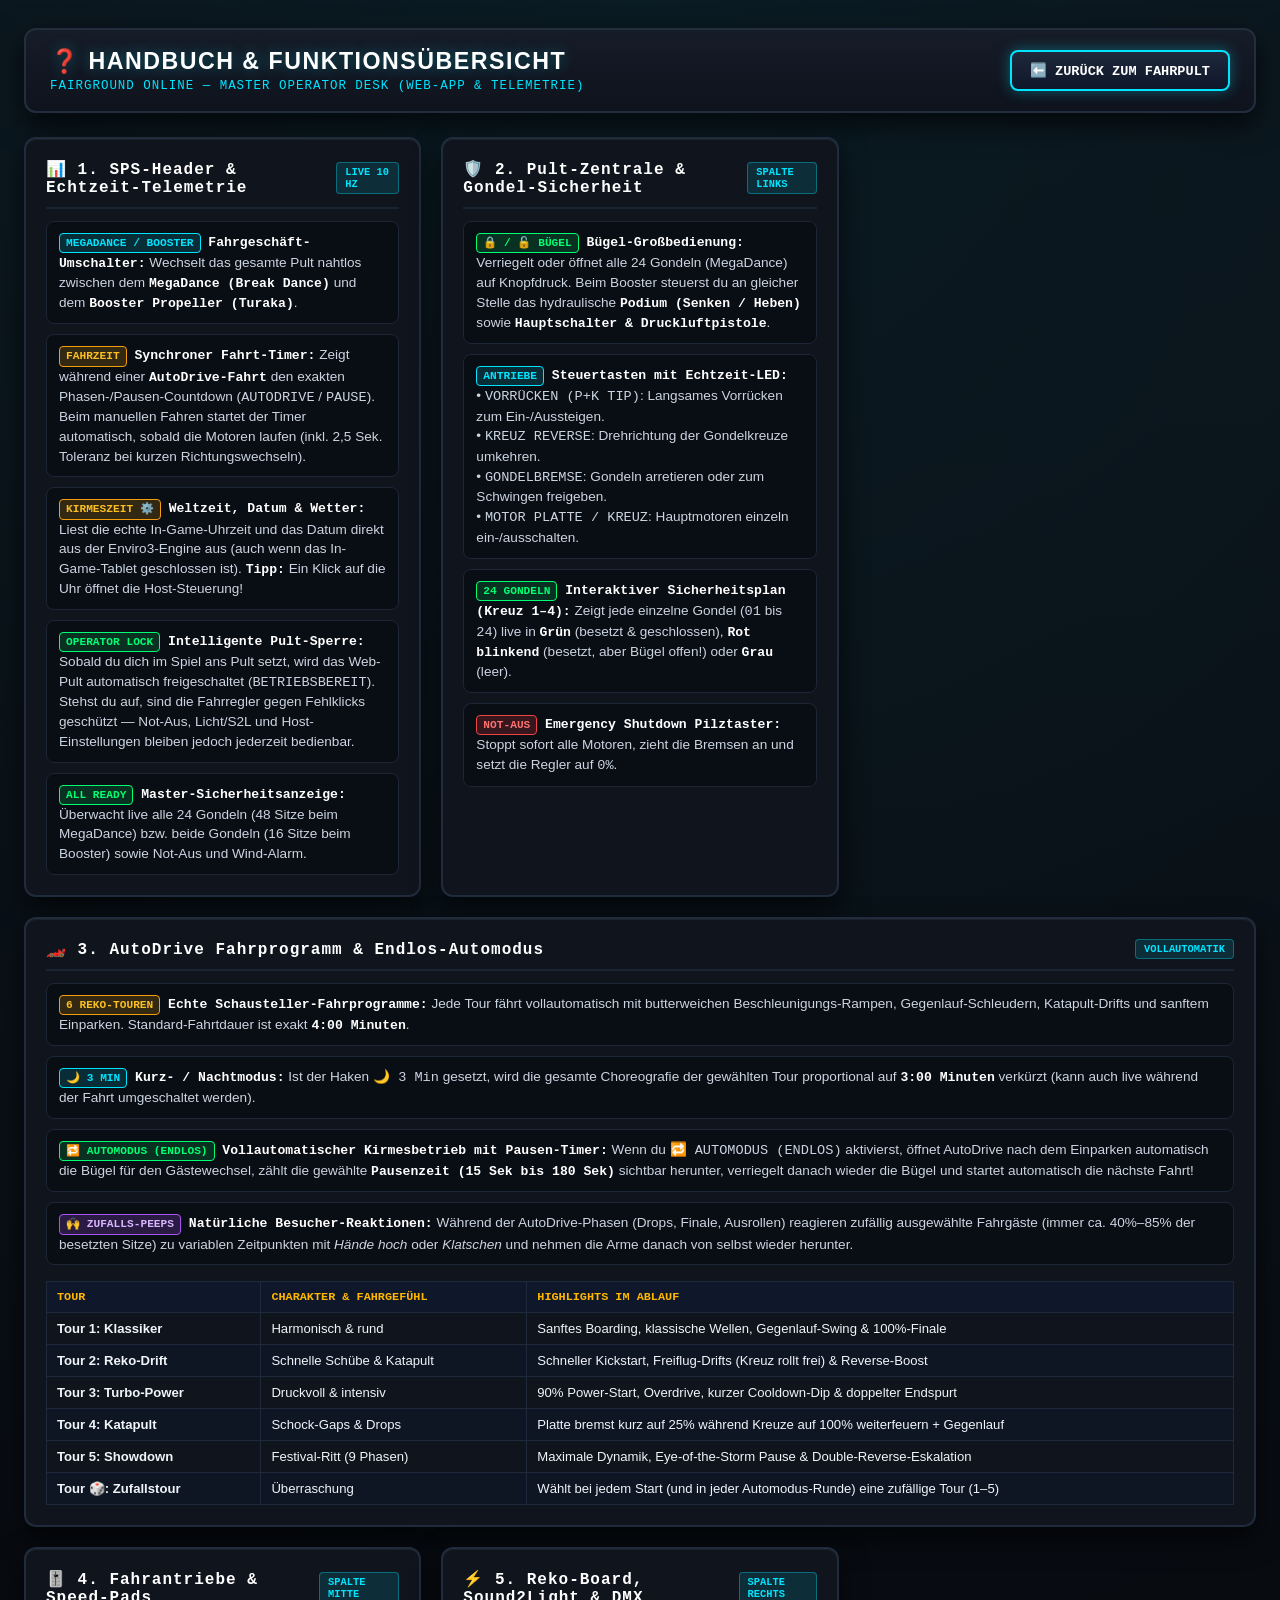
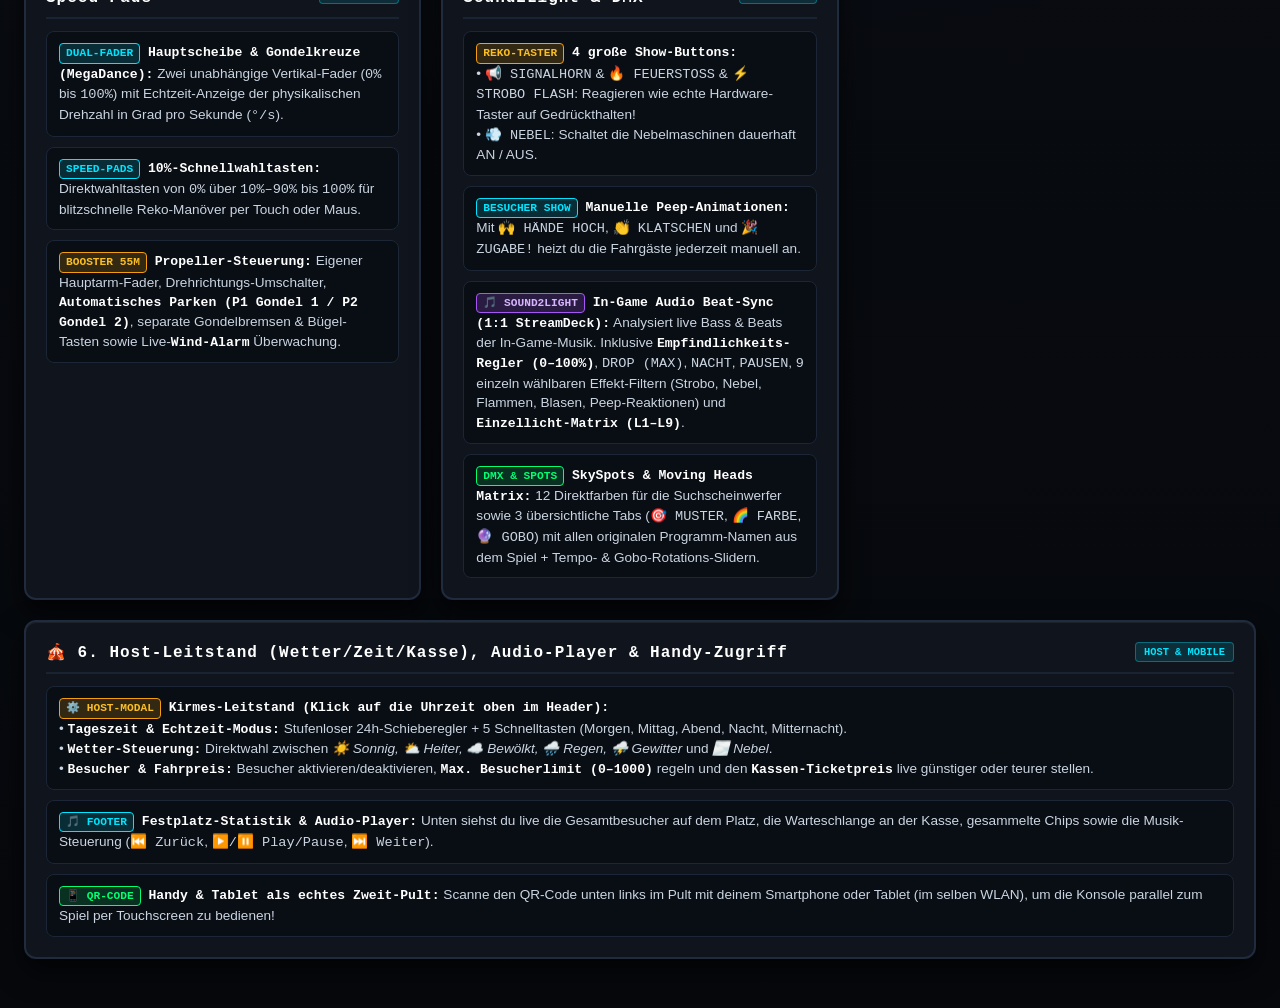
<file: FairgroundApp/public/help.html>
<!DOCTYPE html>
<html lang="de">
<head>
    <meta charset="UTF-8">
    <meta name="viewport" content="width=device-width, initial-scale=1.0">
    <title>Handbuch & Funktionsübersicht — Fairground Master Console</title>
    <link rel="stylesheet" href="style.css?v=8">
    <style>
        body.help-page {
            background-color: var(--chassis-bg);
            color: var(--text-primary);
            font-family: var(--font-ui);
            min-height: 100vh;
            overflow-y: auto;
            user-select: text;
            -webkit-user-select: text;
            background-image:
                radial-gradient(circle at 50% 0%, rgba(0, 229, 255, 0.06) 0%, transparent 65%),
                linear-gradient(180deg, #0b0f16 0%, #06080c 100%);
        }
        .help-container {
            max-width: 1280px;
            margin: 0 auto;
            padding: 28px 24px 60px 24px;
        }
        .help-top-bar {
            display: flex;
            flex-wrap: wrap;
            justify-content: space-between;
            align-items: center;
            gap: 16px;
            background: linear-gradient(180deg, #161c28 0%, #0e131d 100%);
            border: 2px solid #222d3e;
            border-radius: 12px;
            padding: 18px 24px;
            margin-bottom: 24px;
            box-shadow: 0 10px 30px rgba(0, 0, 0, 0.7);
        }
        .help-title-wrap h1 {
            font-size: 1.45rem;
            font-weight: 900;
            letter-spacing: 1.5px;
            color: #fff;
            text-shadow: 0 0 14px rgba(0, 229, 255, 0.35);
            margin-bottom: 4px;
        }
        .help-title-wrap p {
            font-family: var(--font-mono);
            font-size: 0.78rem;
            color: var(--led-cyan);
            letter-spacing: 1px;
        }
        .back-btn {
            display: inline-flex;
            align-items: center;
            gap: 8px;
            background: linear-gradient(180deg, #1e293b 0%, #0f172a 100%);
            border: 2px solid var(--led-cyan);
            color: #fff;
            font-family: var(--font-mono);
            font-size: 0.85rem;
            font-weight: 900;
            padding: 10px 18px;
            border-radius: 8px;
            text-decoration: none;
            box-shadow: 0 0 14px rgba(0, 229, 255, 0.35);
            transition: all 0.15s ease;
        }
        .back-btn:hover {
            background: var(--led-cyan);
            color: #05070a;
            box-shadow: 0 0 22px rgba(0, 229, 255, 0.75);
        }
        .help-grid {
            display: grid;
            grid-template-columns: repeat(auto-fit, minmax(380px, 1fr));
            gap: 20px;
        }
        .help-card {
            background: var(--panel-base);
            border: 2px solid #202b3d;
            border-radius: 12px;
            padding: 20px;
            box-shadow: 0 12px 28px rgba(0, 0, 0, 0.65), inset 0 1px 0 rgba(255, 255, 255, 0.06);
            display: flex;
            flex-direction: column;
            gap: 12px;
        }
        .help-card.full-width {
            grid-column: 1 / -1;
        }
        .help-card-head {
            display: flex;
            justify-content: space-between;
            align-items: center;
            border-bottom: 2px solid #1a2332;
            padding-bottom: 10px;
        }
        .help-card-head h2 {
            font-family: var(--font-mono);
            font-size: 1rem;
            font-weight: 900;
            color: #fff;
            letter-spacing: 1px;
            display: flex;
            align-items: center;
            gap: 8px;
        }
        .help-tag {
            font-family: var(--font-mono);
            font-size: 0.65rem;
            font-weight: 900;
            padding: 3px 8px;
            border-radius: 4px;
            background: rgba(0, 229, 255, 0.12);
            color: var(--led-cyan);
            border: 1px solid rgba(0, 229, 255, 0.35);
        }
        .help-list {
            list-style: none;
            display: flex;
            flex-direction: column;
            gap: 10px;
        }
        .help-list li {
            background: #090d14;
            border: 1px solid #1c2636;
            border-radius: 8px;
            padding: 10px 12px;
            font-size: 0.85rem;
            line-height: 1.45;
            color: #cbd5e1;
        }
        .help-list li strong {
            color: #fff;
            font-family: var(--font-mono);
            font-size: 0.82rem;
        }
        .badge-inline {
            display: inline-block;
            font-family: var(--font-mono);
            font-size: 0.7rem;
            font-weight: 800;
            padding: 1px 6px;
            border-radius: 4px;
            margin-right: 4px;
        }
        .b-green { background: rgba(0, 255, 115, 0.15); color: #00ff73; border: 1px solid #00ff73; }
        .b-amber { background: rgba(245, 158, 11, 0.18); color: #fbbf24; border: 1px solid #f59e0b; }
        .b-cyan  { background: rgba(0, 229, 255, 0.15); color: #00e5ff; border: 1px solid #00e5ff; }
        .b-purple{ background: rgba(168, 85, 247, 0.2); color: #d8b4fe; border: 1px solid #a855f7; }
        .b-red   { background: rgba(239, 68, 68, 0.2); color: #f87171; border: 1px solid #ef4444; }

        .tour-table {
            width: 100%;
            border-collapse: collapse;
            font-size: 0.82rem;
            margin-top: 4px;
        }
        .tour-table th, .tour-table td {
            border: 1px solid #1e293b;
            padding: 8px 10px;
            text-align: left;
        }
        .tour-table th {
            background: #0f172a;
            color: var(--led-amber);
            font-family: var(--font-mono);
            font-size: 0.74rem;
            text-transform: uppercase;
        }
        .tour-table tr:nth-child(even) td {
            background: rgba(15, 23, 42, 0.45);
        }
    </style>
</head>
<body class="help-page">
    <div class="help-container">

        <!-- TOP HEADER -->
        <div class="help-top-bar">
            <div class="help-title-wrap">
                <h1>❓ HANDBUCH & FUNKTIONSÜBERSICHT</h1>
                <p>FAIRGROUND ONLINE — MASTER OPERATOR DESK (WEB-APP & TELEMETRIE)</p>
            </div>
            <a href="index.html" class="back-btn">⬅️ ZURÜCK ZUM FAHRPULT</a>
        </div>

        <div class="help-grid">

            <!-- 1. TOP HEADER & TELEMETRIE -->
            <div class="help-card">
                <div class="help-card-head">
                    <h2>📊 1. SPS-Header & Echtzeit-Telemetrie</h2>
                    <span class="help-tag">LIVE 10 HZ</span>
                </div>
                <ul class="help-list">
                    <li>
                        <span class="badge-inline b-cyan">MEGADANCE / BOOSTER</span>
                        <strong>Fahrgeschäft-Umschalter:</strong> Wechselt das gesamte Pult nahtlos zwischen dem <strong>MegaDance (Break Dance)</strong> und dem <strong>Booster Propeller (Turaka)</strong>.
                    </li>
                    <li>
                        <span class="badge-inline b-amber">FAHRZEIT</span>
                        <strong>Synchroner Fahrt-Timer:</strong> Zeigt während einer <strong>AutoDrive-Fahrt</strong> den exakten Phasen-/Pausen-Countdown (<code>AUTODRIVE</code> / <code>PAUSE</code>). Beim manuellen Fahren startet der Timer automatisch, sobald die Motoren laufen (inkl. 2,5 Sek. Toleranz bei kurzen Richtungswechseln).
                    </li>
                    <li>
                        <span class="badge-inline b-amber">KIRMESZEIT ⚙️</span>
                        <strong>Weltzeit, Datum & Wetter:</strong> Liest die echte In-Game-Uhrzeit und das Datum direkt aus der Enviro3-Engine aus (auch wenn das In-Game-Tablet geschlossen ist). <strong>Tipp:</strong> Ein Klick auf die Uhr öffnet die Host-Steuerung!
                    </li>
                    <li>
                        <span class="badge-inline b-green">OPERATOR LOCK</span>
                        <strong>Intelligente Pult-Sperre:</strong> Sobald du dich im Spiel ans Pult setzt, wird das Web-Pult automatisch freigeschaltet (<code>BETRIEBSBEREIT</code>). Stehst du auf, sind die Fahrregler gegen Fehlklicks geschützt — Not-Aus, Licht/S2L und Host-Einstellungen bleiben jedoch jederzeit bedienbar.
                    </li>
                    <li>
                        <span class="badge-inline b-green">ALL READY</span>
                        <strong>Master-Sicherheitsanzeige:</strong> Überwacht live alle 24 Gondeln (48 Sitze beim MegaDance) bzw. beide Gondeln (16 Sitze beim Booster) sowie Not-Aus und Wind-Alarm.
                    </li>
                </ul>
            </div>

            <!-- 2. PULT-ZENTRALE & SICHERHEIT -->
            <div class="help-card">
                <div class="help-card-head">
                    <h2>🛡️ 2. Pult-Zentrale & Gondel-Sicherheit</h2>
                    <span class="help-tag">SPALTE LINKS</span>
                </div>
                <ul class="help-list">
                    <li>
                        <span class="badge-inline b-green">🔒 / 🔓 BÜGEL</span>
                        <strong>Bügel-Großbedienung:</strong> Verriegelt oder öffnet alle 24 Gondeln (MegaDance) auf Knopfdruck. Beim Booster steuerst du an gleicher Stelle das hydraulische <strong>Podium (Senken / Heben)</strong> sowie <strong>Hauptschalter & Druckluftpistole</strong>.
                    </li>
                    <li>
                        <span class="badge-inline b-cyan">ANTRIEBE</span>
                        <strong>Steuertasten mit Echtzeit-LED:</strong>
                        <br>• <code>VORRÜCKEN (P+K TIP)</code>: Langsames Vorrücken zum Ein-/Aussteigen.
                        <br>• <code>KREUZ REVERSE</code>: Drehrichtung der Gondelkreuze umkehren.
                        <br>• <code>GONDELBREMSE</code>: Gondeln arretieren oder zum Schwingen freigeben.
                        <br>• <code>MOTOR PLATTE / KREUZ</code>: Hauptmotoren einzeln ein-/ausschalten.
                    </li>
                    <li>
                        <span class="badge-inline b-green">24 GONDELN</span>
                        <strong>Interaktiver Sicherheitsplan (Kreuz 1–4):</strong> Zeigt jede einzelne Gondel (<code>01</code> bis <code>24</code>) live in <strong>Grün</strong> (besetzt & geschlossen), <strong>Rot blinkend</strong> (besetzt, aber Bügel offen!) oder <strong>Grau</strong> (leer).
                    </li>
                    <li>
                        <span class="badge-inline b-red">NOT-AUS</span>
                        <strong>Emergency Shutdown Pilztaster:</strong> Stoppt sofort alle Motoren, zieht die Bremsen an und setzt die Regler auf <code>0%</code>.
                    </li>
                </ul>
            </div>

            <!-- 3. AUTODRIVE FAHRPROGRAMM & AUTOMODUS -->
            <div class="help-card full-width">
                <div class="help-card-head">
                    <h2>🏎️ 3. AutoDrive Fahrprogramm & Endlos-Automodus</h2>
                    <span class="help-tag">VOLLAUTOMATIK</span>
                </div>
                <ul class="help-list">
                    <li>
                        <span class="badge-inline b-amber">6 REKO-TOUREN</span>
                        <strong>Echte Schausteller-Fahrprogramme:</strong> Jede Tour fährt vollautomatisch mit butterweichen Beschleunigungs-Rampen, Gegenlauf-Schleudern, Katapult-Drifts und sanftem Einparken. Standard-Fahrtdauer ist exakt <strong>4:00 Minuten</strong>.
                    </li>
                    <li>
                        <span class="badge-inline b-cyan">🌙 3 MIN</span>
                        <strong>Kurz- / Nachtmodus:</strong> Ist der Haken <code>🌙 3 Min</code> gesetzt, wird die gesamte Choreografie der gewählten Tour proportional auf <strong>3:00 Minuten</strong> verkürzt (kann auch live während der Fahrt umgeschaltet werden).
                    </li>
                    <li>
                        <span class="badge-inline b-green">🔁 AUTOMODUS (ENDLOS)</span>
                        <strong>Vollautomatischer Kirmesbetrieb mit Pausen-Timer:</strong>
                        Wenn du <code>🔁 AUTOMODUS (ENDLOS)</code> aktivierst, öffnet AutoDrive nach dem Einparken automatisch die Bügel für den Gästewechsel, zählt die gewählte <strong>Pausenzeit (15 Sek bis 180 Sek)</strong> sichtbar herunter, verriegelt danach wieder die Bügel und startet automatisch die nächste Fahrt!
                    </li>
                    <li>
                        <span class="badge-inline b-purple">🙌 ZUFALLS-PEEPS</span>
                        <strong>Natürliche Besucher-Reaktionen:</strong> Während der AutoDrive-Phasen (Drops, Finale, Ausrollen) reagieren zufällig ausgewählte Fahrgäste (immer ca. 40%–85% der besetzten Sitze) zu variablen Zeitpunkten mit <em>Hände hoch</em> oder <em>Klatschen</em> und nehmen die Arme danach von selbst wieder herunter.
                    </li>
                </ul>

                <table class="tour-table">
                    <thead>
                        <tr>
                            <th>Tour</th>
                            <th>Charakter & Fahrgefühl</th>
                            <th>Highlights im Ablauf</th>
                        </tr>
                    </thead>
                    <tbody>
                        <tr>
                            <td><strong>Tour 1: Klassiker</strong></td>
                            <td>Harmonisch & rund</td>
                            <td>Sanftes Boarding, klassische Wellen, Gegenlauf-Swing & 100%-Finale</td>
                        </tr>
                        <tr>
                            <td><strong>Tour 2: Reko-Drift</strong></td>
                            <td>Schnelle Schübe & Katapult</td>
                            <td>Schneller Kickstart, Freiflug-Drifts (Kreuz rollt frei) & Reverse-Boost</td>
                        </tr>
                        <tr>
                            <td><strong>Tour 3: Turbo-Power</strong></td>
                            <td>Druckvoll & intensiv</td>
                            <td>90% Power-Start, Overdrive, kurzer Cooldown-Dip & doppelter Endspurt</td>
                        </tr>
                        <tr>
                            <td><strong>Tour 4: Katapult</strong></td>
                            <td>Schock-Gaps & Drops</td>
                            <td>Platte bremst kurz auf 25% während Kreuze auf 100% weiterfeuern + Gegenlauf</td>
                        </tr>
                        <tr>
                            <td><strong>Tour 5: Showdown</strong></td>
                            <td>Festival-Ritt (9 Phasen)</td>
                            <td>Maximale Dynamik, Eye-of-the-Storm Pause & Double-Reverse-Eskalation</td>
                        </tr>
                        <tr>
                            <td><strong>Tour 🎲: Zufallstour</strong></td>
                            <td>Überraschung</td>
                            <td>Wählt bei jedem Start (und in jeder Automodus-Runde) eine zufällige Tour (1–5)</td>
                        </tr>
                    </tbody>
                </table>
            </div>

            <!-- 4. FAHRANTRIEBE (MITTE) -->
            <div class="help-card">
                <div class="help-card-head">
                    <h2>🎚️ 4. Fahrantriebe & Speed-Pads</h2>
                    <span class="help-tag">SPALTE MITTE</span>
                </div>
                <ul class="help-list">
                    <li>
                        <span class="badge-inline b-cyan">DUAL-FADER</span>
                        <strong>Hauptscheibe & Gondelkreuze (MegaDance):</strong> Zwei unabhängige Vertikal-Fader (<code>0%</code> bis <code>100%</code>) mit Echtzeit-Anzeige der physikalischen Drehzahl in Grad pro Sekunde (<code>°/s</code>).
                    </li>
                    <li>
                        <span class="badge-inline b-cyan">SPEED-PADS</span>
                        <strong>10%-Schnellwahltasten:</strong> Direktwahltasten von <code>0%</code> über <code>10%–90%</code> bis <code>100%</code> für blitzschnelle Reko-Manöver per Touch oder Maus.
                    </li>
                    <li>
                        <span class="badge-inline b-amber">BOOSTER 55M</span>
                        <strong>Propeller-Steuerung:</strong> Eigener Hauptarm-Fader, Drehrichtungs-Umschalter, <strong>Automatisches Parken (P1 Gondel 1 / P2 Gondel 2)</strong>, separate Gondelbremsen & Bügel-Tasten sowie Live-<strong>Wind-Alarm</strong> Überwachung.
                    </li>
                </ul>
            </div>

            <!-- 5. REKO-BOARD, S2L & DMX-MATRIX (RECHTS) -->
            <div class="help-card">
                <div class="help-card-head">
                    <h2>⚡ 5. Reko-Board, Sound2Light & DMX</h2>
                    <span class="help-tag">SPALTE RECHTS</span>
                </div>
                <ul class="help-list">
                    <li>
                        <span class="badge-inline b-amber">REKO-TASTER</span>
                        <strong>4 große Show-Buttons:</strong>
                        <br>• <code>📢 SIGNALHORN</code> & <code>🔥 FEUERSTOSS</code> & <code>⚡ STROBO FLASH</code>: Reagieren wie echte Hardware-Taster auf Gedrückthalten!
                        <br>• <code>💨 NEBEL</code>: Schaltet die Nebelmaschinen dauerhaft AN / AUS.
                    </li>
                    <li>
                        <span class="badge-inline b-cyan">BESUCHER SHOW</span>
                        <strong>Manuelle Peep-Animationen:</strong> Mit <code>🙌 HÄNDE HOCH</code>, <code>👏 KLATSCHEN</code> und <code>🎉 ZUGABE!</code> heizt du die Fahrgäste jederzeit manuell an.
                    </li>
                    <li>
                        <span class="badge-inline b-purple">🎵 SOUND2LIGHT</span>
                        <strong>In-Game Audio Beat-Sync (1:1 StreamDeck):</strong>
                        Analysiert live Bass & Beats der In-Game-Musik. Inklusive <strong>Empfindlichkeits-Regler (0–100%)</strong>, <code>DROP (MAX)</code>, <code>NACHT</code>, <code>PAUSEN</code>, 9 einzeln wählbaren Effekt-Filtern (Strobo, Nebel, Flammen, Blasen, Peep-Reaktionen) und <strong>Einzellicht-Matrix (L1–L9)</strong>.
                    </li>
                    <li>
                        <span class="badge-inline b-green">DMX & SPOTS</span>
                        <strong>SkySpots & Moving Heads Matrix:</strong>
                        12 Direktfarben für die Suchscheinwerfer sowie 3 übersichtliche Tabs (<code>🎯 MUSTER</code>, <code>🌈 FARBE</code>, <code>🔮 GOBO</code>) mit allen originalen Programm-Namen aus dem Spiel + Tempo- & Gobo-Rotations-Slidern.
                    </li>
                </ul>
            </div>

            <!-- 6. HOST-STEUERUNG, KASSE & MOBILER QR-CODE -->
            <div class="help-card full-width">
                <div class="help-card-head">
                    <h2>🎪 6. Host-Leitstand (Wetter/Zeit/Kasse), Audio-Player & Handy-Zugriff</h2>
                    <span class="help-tag">HOST & MOBILE</span>
                </div>
                <ul class="help-list">
                    <li>
                        <span class="badge-inline b-amber">⚙️ HOST-MODAL</span>
                        <strong>Kirmes-Leitstand (Klick auf die Uhrzeit oben im Header):</strong>
                        <br>• <strong>Tageszeit & Echtzeit-Modus:</strong> Stufenloser 24h-Schieberegler + 5 Schnelltasten (Morgen, Mittag, Abend, Nacht, Mitternacht).
                        <br>• <strong>Wetter-Steuerung:</strong> Direktwahl zwischen <em>☀️ Sonnig, ⛅ Heiter, ☁️ Bewölkt, 🌧️ Regen, ⛈️ Gewitter</em> und <em>🌫️ Nebel</em>.
                        <br>• <strong>Besucher & Fahrpreis:</strong> Besucher aktivieren/deaktivieren, <strong>Max. Besucherlimit (0–1000)</strong> regeln und den <strong>Kassen-Ticketpreis</strong> live günstiger oder teurer stellen.
                    </li>
                    <li>
                        <span class="badge-inline b-cyan">🎵 FOOTER</span>
                        <strong>Festplatz-Statistik & Audio-Player:</strong> Unten siehst du live die Gesamtbesucher auf dem Platz, die Warteschlange an der Kasse, gesammelte Chips sowie die Musik-Steuerung (<code>⏮️ Zurück</code>, <code>▶️/⏸️ Play/Pause</code>, <code>⏭️ Weiter</code>).
                    </li>
                    <li>
                        <span class="badge-inline b-green">📱 QR-CODE</span>
                        <strong>Handy & Tablet als echtes Zweit-Pult:</strong> Scanne den QR-Code unten links im Pult mit deinem Smartphone oder Tablet (im selben WLAN), um die Konsole parallel zum Spiel per Touchscreen zu bedienen!
                    </li>
                </ul>
            </div>

        </div>
    </div>
</body>
</html>
</file>
<file: FairgroundApp/public/style.css>
/* ==========================================================================
   FAIRGROUND ONLINE — MASTER OPERATOR DESK (HYBRID: HARDWARE PULT & SHOW-DESK)
   All-in-One Console Layout without generic web tabs
   ========================================================================== */

:root {
    /* Chassis & Surfaces */
    --chassis-bg: #07090e;
    --panel-base: #0f141d;
    --panel-surface: #151b27;
    --panel-raised: #1c2434;
    --panel-inset: #090c13;
    
    /* Technical Borders & Bezels */
    --border-subtle: rgba(255, 255, 255, 0.08);
    --border-strong: rgba(255, 255, 255, 0.16);
    --bezel-dark: #05070a;
    --bezel-light: rgba(255, 255, 255, 0.1);

    /* Hardware Illumination Palette */
    --led-green: #00ff73;
    --led-green-glow: rgba(0, 255, 115, 0.5);
    --led-red: #ff3344;
    --led-red-glow: rgba(255, 51, 68, 0.5);
    --led-amber: #ffb700;
    --led-amber-glow: rgba(255, 183, 0, 0.5);
    --led-cyan: #00e5ff;
    --led-cyan-glow: rgba(0, 229, 255, 0.45);
    --led-pink: #ff007f;
    --led-pink-glow: rgba(255, 0, 127, 0.45);

    /* Typography */
    --font-ui: -apple-system, BlinkMacSystemFont, "Segoe UI", Roboto, "Helvetica Neue", Arial, sans-serif;
    --font-mono: "JetBrains Mono", "SF Mono", "Consolas", "Courier New", monospace;
    --text-primary: #f1f5f9;
    --text-secondary: #94a3b8;
    --text-dim: #546478;
}

* {
    box-sizing: border-box;
    margin: 0;
    padding: 0;
    -webkit-tap-highlight-color: transparent;
    -webkit-touch-callout: none;
    -webkit-user-select: none;
    -khtml-user-select: none;
    -moz-user-select: none;
    -ms-user-select: none;
    user-select: none;
}

html, body {
    touch-action: manipulation;
    overscroll-behavior: none;
}

button, input, select, textarea, div, span, p, a {
    -webkit-touch-callout: none;
    -webkit-user-select: none;
    user-select: none;
}

body.operator-hmi {
    background-color: var(--chassis-bg);
    color: var(--text-primary);
    font-family: var(--font-ui);
    min-height: 100vh;
    display: flex;
    flex-direction: column;
    overflow-x: hidden;
    background-image: 
        radial-gradient(circle at 50% 0%, rgba(0, 229, 255, 0.04) 0%, transparent 60%),
        linear-gradient(180deg, #0b0f16 0%, #06080c 100%);
}

/* ==========================================================================
   1. MASTER HEADER & TELEMETRY RIBBON
   ========================================================================== */
.master-header {
    background: linear-gradient(180deg, #161c28 0%, #0e131d 100%);
    border-bottom: 2px solid #222d3e;
    padding: 12px 24px;
    display: flex;
    flex-wrap: wrap;
    align-items: center;
    justify-content: space-between;
    gap: 16px;
    box-shadow: 0 4px 24px rgba(0, 0, 0, 0.7), inset 0 1px 0 rgba(255, 255, 255, 0.08);
    z-index: 10;
}

.header-left {
    display: flex;
    align-items: center;
    gap: 16px;
}

.hmi-badge {
    display: flex;
    align-items: center;
    gap: 12px;
}

.plc-indicator {
    width: 14px;
    height: 14px;
    border-radius: 50%;
    background: #334155;
    border: 2px solid #0f172a;
    box-shadow: inset 0 1px 3px rgba(0,0,0,0.8);
    transition: all 0.3s ease;
}

.plc-indicator.online {
    background: var(--led-green);
    box-shadow: 0 0 12px var(--led-green), inset 0 1px 2px #fff;
}

.plc-indicator.offline {
    background: var(--led-red);
    box-shadow: 0 0 12px var(--led-red);
}

.hmi-title {
    display: block;
    font-size: 1.15rem;
    font-weight: 900;
    letter-spacing: 2px;
    color: #fff;
    text-shadow: 0 0 12px rgba(0, 229, 255, 0.3);
}

.hmi-sub {
    display: block;
    font-size: 0.65rem;
    font-family: var(--font-mono);
    color: var(--led-cyan);
    letter-spacing: 1.5px;
    font-weight: bold;
}

.mode-badge {
    background: rgba(0, 229, 255, 0.08);
    border: 1px solid rgba(0, 229, 255, 0.35);
    color: var(--led-cyan);
    font-family: var(--font-mono);
    font-size: 0.75rem;
    font-weight: 800;
    padding: 5px 12px;
    border-radius: 5px;
    letter-spacing: 1px;
}

.mode-badge.locked {
    background: rgba(239, 68, 68, 0.15);
    border-color: #ef4444;
    color: #ef4444;
    text-shadow: 0 0 8px rgba(239, 68, 68, 0.4);
}

.mode-badge.ready {
    background: rgba(0, 255, 115, 0.12);
    border-color: var(--led-green);
    color: var(--led-green);
    text-shadow: 0 0 8px rgba(0, 255, 115, 0.5);
}

.mode-badge.estop-active {
    background: rgba(239, 68, 68, 0.25);
    border-color: #ef4444;
    color: #fca5a5;
    text-shadow: 0 0 10px rgba(239, 68, 68, 0.9);
    animation: estop-pulse 1s infinite alternate;
}

.header-center {
    display: flex;
    align-items: center;
    gap: 14px;
}

.master-timer, .world-clock, .header-track-box {
    background: #090d14;
    border: 1px solid #1e2838;
    border-radius: 6px;
    padding: 6px 14px;
    display: flex;
    align-items: center;
    gap: 10px;
    box-shadow: inset 0 2px 6px rgba(0, 0, 0, 0.7);
}

.header-track-box {
    flex-direction: column;
    align-items: flex-start;
    gap: 2px;
    max-width: 280px;
    overflow: hidden;
}

.track-lbl {
    font-size: 0.58rem;
    font-family: var(--font-mono);
    font-weight: 800;
    color: var(--led-cyan);
    letter-spacing: 1px;
}

.track-title-ticker {
    font-family: var(--font-mono);
    font-size: 0.78rem;
    font-weight: 700;
    color: #fff;
    white-space: nowrap;
    overflow: hidden;
    text-overflow: ellipsis;
    max-width: 250px;
}

.timer-lbl, .clock-lbl {
    font-size: 0.62rem;
    font-family: var(--font-mono);
    font-weight: 800;
    color: var(--text-dim);
    letter-spacing: 1px;
}

.timer-digits, .clock-digits {
    font-family: var(--font-mono);
    font-size: 1.3rem;
    font-weight: 900;
    color: var(--led-amber);
    text-shadow: 0 0 10px rgba(255, 183, 0, 0.5);
    min-width: 65px;
    text-align: center;
}

.timer-state {
    font-family: var(--font-mono);
    font-size: 0.65rem;
    font-weight: 800;
    padding: 2px 6px;
    border-radius: 3px;
    background: #1e293b;
    color: var(--text-secondary);
}

.timer-state.running {
    background: rgba(0, 255, 115, 0.15);
    color: var(--led-green);
    border: 1px solid var(--led-green);
}

/* Timer Overtime & Layout */
.timer-col, .clock-col {
    display: flex;
    flex-direction: column;
    align-items: center;
    gap: 2px;
}

.timer-badges {
    display: flex;
    flex-direction: column;
    gap: 4px;
    align-items: center;
}

.timer-overtime {
    font-family: var(--font-mono);
    font-size: 0.65rem;
    font-weight: 900;
    padding: 2px 6px;
    border-radius: 3px;
    background: rgba(239, 68, 68, 0.25);
    color: #f87171;
    border: 1px solid #ef4444;
    letter-spacing: 0.5px;
    animation: estop-pulse 1s infinite alternate;
}

.master-timer.overtime {
    border-color: #ef4444 !important;
    box-shadow: 0 0 16px rgba(239, 68, 68, 0.4), inset 0 2px 6px rgba(0, 0, 0, 0.7) !important;
}

.master-timer.overtime .timer-digits {
    color: #f87171 !important;
    text-shadow: 0 0 12px rgba(239, 68, 68, 0.8) !important;
}

/* Clock Extra (Date & Weather) */
.clock-extra {
    display: flex;
    flex-direction: column;
    gap: 2px;
    align-items: flex-start;
    border-left: 1px solid #1e2838;
    padding-left: 8px;
}

.clock-date {
    font-family: var(--font-mono);
    font-size: 0.68rem;
    font-weight: 800;
    color: var(--led-cyan);
    letter-spacing: 0.8px;
}

.clock-weather {
    font-family: var(--font-mono);
    font-size: 0.62rem;
    font-weight: 700;
    color: var(--led-amber);
}

/* Gondola Status Panel (Swing Controller) */
.gondola-status-panel {
    background: #090d14;
    border: 1px solid #1e293b;
    border-radius: 6px;
    padding: 8px 12px;
    display: flex;
    flex-direction: column;
    gap: 6px;
    box-shadow: inset 0 2px 6px rgba(0, 0, 0, 0.8);
    margin-bottom: 6px;
}

.gondola-stat-item {
    display: flex;
    align-items: center;
    gap: 8px;
    font-family: var(--font-mono);
    font-size: 0.7rem;
    font-weight: 800;
    letter-spacing: 0.8px;
    color: #64748b;
    transition: all 0.2s ease;
}

.gondola-stat-item .stat-dot {
    width: 8px;
    height: 8px;
    border-radius: 50%;
    background: #334155;
    border: 1px solid #1e293b;
    transition: all 0.2s ease;
}

.gondola-stat-item.active {
    color: #ffffff;
}

.gondola-stat-item.active .stat-dot {
    background: var(--led-green);
    box-shadow: 0 0 8px var(--led-green);
    border-color: #a7f3d0;
}

.gondola-stat-item.warning {
    color: #fbbf24;
}

.gondola-stat-item.warning .stat-dot {
    background: var(--led-amber);
    box-shadow: 0 0 8px var(--led-amber);
    border-color: #fef08a;
}

/* Fader Drive Sub Telemetry */
.fader-sub-telemetry {
    display: flex;
    align-items: center;
    justify-content: center;
    gap: 6px;
    font-family: var(--font-mono);
    margin-top: -6px;
    margin-bottom: 8px;
}

.sub-tel-lbl {
    font-size: 0.62rem;
    font-weight: 800;
    color: var(--text-dim);
    letter-spacing: 1px;
}

.sub-tel-val {
    font-size: 0.78rem;
    font-weight: 900;
    color: var(--led-cyan);
    text-shadow: 0 0 8px rgba(0, 229, 255, 0.4);
}

.header-right {
    display: flex;
    align-items: center;
    gap: 16px;
}

.safety-module {
    display: flex;
    align-items: center;
    gap: 14px;
    background: #090d14;
    border: 1px solid #1e2838;
    border-radius: 6px;
    padding: 6px 14px;
    box-shadow: inset 0 2px 6px rgba(0, 0, 0, 0.7);
}

.safety-indicator {
    display: flex;
    align-items: center;
    gap: 8px;
    padding-right: 12px;
    border-right: 1px solid #1e2838;
}

.safety-lamp {
    width: 12px;
    height: 12px;
    border-radius: 50%;
    background: #475569;
    box-shadow: inset 0 1px 3px rgba(0,0,0,0.8);
}

.safety-indicator.safe .safety-lamp {
    background: var(--led-green);
    box-shadow: 0 0 12px var(--led-green);
}

.safety-indicator.danger .safety-lamp {
    background: var(--led-red);
    box-shadow: 0 0 12px var(--led-red);
}

.safety-text {
    font-family: var(--font-mono);
    font-size: 0.78rem;
    font-weight: 800;
    color: var(--text-primary);
}

.seat-gauge {
    display: flex;
    align-items: center;
    gap: 8px;
}

.seat-gauge-text {
    font-family: var(--font-mono);
    font-size: 0.75rem;
    font-weight: 700;
    color: var(--text-secondary);
}

.gauge-bar {
    width: 80px;
    height: 8px;
    background: #151b26;
    border-radius: 4px;
    overflow: hidden;
    border: 1px solid #243044;
}

.gauge-fill {
    height: 100%;
    background: linear-gradient(90deg, #0088ff, var(--led-cyan), var(--led-green));
    box-shadow: 0 0 8px var(--led-cyan);
    transition: width 0.3s ease;
}

.gauge-pct {
    font-family: var(--font-mono);
    font-size: 0.75rem;
    font-weight: 800;
    color: var(--led-cyan);
    min-width: 32px;
}

/* ==========================================================================
   2. UNIFIED CONSOLE BODY (3 COLUMNS DESK - CENTER DRIVES)
   ========================================================================== */
.console-body {
    flex: 1;
    display: grid;
    grid-template-columns: 360px 1fr 380px;
    gap: 16px;
    padding: 16px 20px;
    max-width: 1720px;
    margin: 0 auto;
    width: 100%;
}

.console-col {
    background: var(--panel-base);
    border: 2px solid #202b3d;
    border-radius: 10px;
    padding: 16px;
    display: flex;
    flex-direction: column;
    gap: 16px;
    box-shadow: 
        0 14px 35px rgba(0, 0, 0, 0.7),
        inset 0 1px 0 rgba(255, 255, 255, 0.06),
        inset 0 0 30px rgba(0, 0, 0, 0.4);
    position: relative;
}

.col-header {
    display: flex;
    justify-content: space-between;
    align-items: center;
    border-bottom: 2px solid #1a2332;
    padding-bottom: 10px;
}

.col-header h3 {
    font-size: 0.88rem;
    font-family: var(--font-mono);
    font-weight: 900;
    letter-spacing: 2px;
    color: #fff;
    text-transform: uppercase;
}

.col-tag {
    font-size: 0.65rem;
    font-family: var(--font-mono);
    font-weight: 800;
    color: var(--led-cyan);
    letter-spacing: 1px;
}

/* ==========================================================================
   COLUMN 1: DRIVE FAHRANTRIEBE (DUAL FADERS & SPEED PADS)
   ========================================================================== */
.drives-dual {
    display: grid;
    grid-template-columns: 1fr 1fr;
    gap: 14px;
    flex: 1;
}

.fader-strip {
    background: var(--panel-surface);
    border: 1px solid #253347;
    border-radius: 8px;
    padding: 12px;
    display: flex;
    flex-direction: column;
    align-items: center;
    box-shadow: inset 0 1px 0 rgba(255, 255, 255, 0.05);
}

.fader-title {
    font-family: var(--font-mono);
    font-size: 0.75rem;
    font-weight: 900;
    letter-spacing: 1.5px;
    color: var(--text-secondary);
    text-align: center;
    margin-bottom: 6px;
}

.fader-display {
    font-family: var(--font-mono);
    font-size: 1.45rem;
    font-weight: 900;
    color: #fff;
    background: #080c14;
    border: 1px solid #1e2838;
    border-radius: 6px;
    padding: 3px 12px;
    min-width: 90px;
    text-align: center;
    box-shadow: inset 0 2px 6px rgba(0, 0, 0, 0.9);
    margin-bottom: 10px;
    text-shadow: 0 0 10px rgba(0, 229, 255, 0.5);
}

.fader-bay {
    position: relative;
    height: 220px;
    display: flex;
    align-items: center;
    justify-content: center;
    background: #080b12;
    border: 2px solid #1a2334;
    border-radius: 10px;
    width: 68px;
    margin-bottom: 14px;
    box-shadow: inset 0 3px 10px rgba(0, 0, 0, 0.9);
}

.vertical-slider {
    writing-mode: vertical-lr;
    direction: rtl;
    width: 32px;
    height: 195px;
    background: transparent;
    cursor: pointer;
    z-index: 2;
}

.fader-scale {
    position: absolute;
    right: -36px;
    height: 195px;
    display: flex;
    flex-direction: column;
    justify-content: space-between;
    font-family: var(--font-mono);
    font-size: 0.62rem;
    font-weight: 700;
    color: var(--text-dim);
    text-align: left;
}

.speed-pad {
    display: grid;
    grid-template-columns: repeat(2, 1fr);
    gap: 5px;
    width: 100%;
}

.btn-speed {
    background: linear-gradient(180deg, #1f2737 0%, #151c28 100%);
    border: 1px solid #283448;
    color: #94a3b8;
    padding: 8px 2px;
    border-radius: 5px;
    font-family: var(--font-mono);
    font-size: 0.76rem;
    font-weight: 800;
    cursor: pointer;
    transition: all 0.12s ease;
    box-shadow: 0 3px 6px rgba(0, 0, 0, 0.3), inset 0 1px 0 rgba(255, 255, 255, 0.08);
}

.btn-speed:hover {
    background: linear-gradient(180deg, #2b364c 0%, #1e2738 100%);
    border-color: var(--led-cyan);
    color: #fff;
    box-shadow: 0 0 10px rgba(0, 229, 255, 0.3);
}

.btn-speed:active {
    transform: translateY(2px);
}

.btn-speed.active {
    background: linear-gradient(180deg, #007799 0%, #004d66 100%) !important;
    border-color: var(--led-cyan) !important;
    color: #fff !important;
    box-shadow: 0 0 12px rgba(0, 229, 255, 0.7) !important;
}

.btn-speed.s-stop {
    background: linear-gradient(180deg, #301317 0%, #200c0f 100%);
    border-color: #601e25;
    color: #ff808d;
}

.btn-speed.s-stop:hover,
.btn-speed.s-stop.active {
    background: linear-gradient(180deg, #b91c1c 0%, #7f1d1d 100%) !important;
    border-color: #ef4444 !important;
    color: #fff !important;
    box-shadow: 0 0 12px rgba(239, 68, 68, 0.7) !important;
}

.btn-speed.s-max {
    background: linear-gradient(180deg, #3d1029 0%, #290a1c 100%);
    border-color: #7a1d50;
    color: #ff80c0;
}

.btn-speed.s-max:hover,
.btn-speed.s-max.active {
    background: linear-gradient(180deg, #c026d3 0%, #86198f 100%) !important;
    border-color: #e879f9 !important;
    color: #fff !important;
    box-shadow: 0 0 14px rgba(232, 121, 249, 0.7) !important;
}

/* ==========================================================================
   COLUMN 2: CENTER OPERATIONS (BÜGEL, MOTOREN & NOT-AUS)
   ========================================================================== */
.harness-cluster {
    display: grid;
    grid-template-columns: 1fr 1fr;
    gap: 14px;
}

.harness-btn {
    border-radius: 8px;
    padding: 16px 10px;
    display: flex;
    flex-direction: column;
    align-items: center;
    gap: 4px;
    cursor: pointer;
    font-family: var(--font-ui);
    transition: all 0.15s ease;
    border-width: 2px;
    border-style: solid;
    box-shadow: 0 6px 16px rgba(0, 0, 0, 0.4), inset 0 1px 0 rgba(255, 255, 255, 0.15);
}

.harness-btn .btn-icon {
    font-size: 1.6rem;
}

.harness-lbl {
    font-family: var(--font-mono);
    font-size: 0.88rem;
    font-weight: 900;
    letter-spacing: 1.5px;
}

.harness-sub {
    font-size: 0.65rem;
    opacity: 0.8;
    text-transform: uppercase;
    font-weight: 600;
}

.btn-harness-close {
    background: linear-gradient(180deg, #103322 0%, #0a1f15 100%);
    border-color: #1e6944;
    color: #86efac;
}

.btn-harness-close:hover {
    background: linear-gradient(180deg, #166534 0%, #14532d 100%);
    border-color: #22c55e;
    color: #fff;
    box-shadow: 0 0 16px rgba(34, 197, 94, 0.5);
}

.btn-harness-close:active {
    transform: translateY(2px);
    background: #22c55e;
    color: #000;
}

.btn-harness-open {
    background: linear-gradient(180deg, #382410 0%, #24160a 100%);
    border-color: #854d0e;
    color: #fde047;
}

.btn-harness-open:hover {
    background: linear-gradient(180deg, #854d0e 0%, #713f12 100%);
    border-color: #eab308;
    color: #fff;
    box-shadow: 0 0 16px rgba(234, 179, 8, 0.5);
}

.btn-harness-open:active {
    transform: translateY(2px);
    background: #eab308;
    color: #000;
}

.center-buttons-grid {
    display: grid;
    grid-template-columns: 1fr 1fr;
    gap: 12px;
}

/* Industrial Pushbuttons (EAO / Siemens Hardware) */
.pult-btn {
    background: linear-gradient(180deg, #1c222b 0%, #11151c 100%);
    border: 1px solid #2d3748;
    color: #718096;
    border-radius: 6px;
    padding: 12px 14px;
    font-family: var(--font-mono);
    font-size: 0.8rem;
    font-weight: 800;
    letter-spacing: 1px;
    display: flex;
    align-items: center;
    justify-content: center;
    gap: 10px;
    cursor: pointer;
    transition: all 0.15s ease;
    box-shadow: 0 4px 10px rgba(0, 0, 0, 0.4), inset 0 1px 0 rgba(255, 255, 255, 0.05);
}

.pult-btn:hover {
    background: linear-gradient(180deg, #252e3b 0%, #171c25 100%);
    border-color: #4a5568;
    color: #cbd5e1;
}

.pult-btn:active {
    transform: translateY(2px);
    box-shadow: 0 1px 3px rgba(0, 0, 0, 0.6);
}

.btn-led {
    width: 10px;
    height: 10px;
    border-radius: 50%;
    background: #394455;
    border: 1px solid #1a202c;
    box-shadow: none;
    transition: all 0.2s ease;
}

/* AKTIV = VIBRANT NEON GRÜN */
.pult-btn.active {
    background: linear-gradient(180deg, #0e3720 0%, #062213 100%) !important;
    border: 2px solid #00ff73 !important;
    color: #ffffff !important;
    box-shadow: 0 0 16px rgba(0, 255, 115, 0.4), inset 0 1px 0 rgba(255, 255, 255, 0.2) !important;
}

.pult-btn.active .btn-led {
    background: #00ff73 !important;
    box-shadow: 0 0 10px #00ff73, 0 0 18px rgba(0, 255, 115, 0.8) !important;
    border-color: #a7f3d0 !important;
}

.pult-btn.active .btn-text {
    color: #ffffff !important;
    text-shadow: 0 0 8px rgba(0, 255, 115, 0.6);
}

.full-btn {
    width: 100%;
    padding: 13px;
    font-size: 0.78rem;
}

/* Massiver Not-Aus Pilz */
.estop-cluster {
    margin-top: auto;
    padding-top: 10px;
}

.estop-btn {
    width: 100%;
    background: radial-gradient(circle at 50% 35%, #ef4444 0%, #991b1b 75%, #450a0a 100%);
    border: 3px solid #f87171;
    border-radius: 12px;
    padding: 22px 14px;
    display: flex;
    flex-direction: column;
    align-items: center;
    cursor: pointer;
    box-shadow: 
        0 10px 25px rgba(239, 68, 68, 0.45),
        inset 0 2px 4px rgba(255, 255, 255, 0.4),
        inset 0 -4px 10px rgba(0, 0, 0, 0.7);
    transition: all 0.1s ease;
}

.estop-btn:hover {
    background: radial-gradient(circle at 50% 35%, #f87171 0%, #b91c1c 75%, #450a0a 100%);
    box-shadow: 0 12px 35px rgba(239, 68, 68, 0.65);
}

.estop-btn:active {
    transform: translateY(4px);
    box-shadow: 0 2px 8px rgba(0, 0, 0, 0.9), inset 0 3px 8px rgba(0, 0, 0, 0.8);
}

.estop-btn.active {
    background: radial-gradient(circle at 50% 35%, #ff2222 0%, #b91c1c 75%, #450a0a 100%) !important;
    border-color: #ffffff !important;
    box-shadow: 0 0 35px rgba(255, 0, 0, 0.9), inset 0 2px 4px rgba(255, 255, 255, 0.6) !important;
    animation: estop-pulse 1s infinite alternate;
}

@keyframes estop-pulse {
    0% { transform: scale(1); filter: brightness(1); }
    100% { transform: scale(1.03); filter: brightness(1.3); }
}

.estop-title {
    font-family: var(--font-mono);
    font-size: 1.25rem;
    font-weight: 900;
    letter-spacing: 3px;
    color: #fff;
    text-shadow: 0 2px 6px rgba(0, 0, 0, 0.8);
}

.estop-sub {
    font-size: 0.68rem;
    font-family: var(--font-mono);
    font-weight: 800;
    color: #fecaca;
    letter-spacing: 2px;
    margin-top: 2px;
}

/* ==========================================================================
   COLUMN 3: REKO-PAD & SHOW CONTROL
   ========================================================================== */
.reko-action-grid {
    display: grid;
    grid-template-columns: 1fr 1fr;
    gap: 12px;
}

.reko-btn {
    border-radius: 8px;
    padding: 16px 10px;
    display: flex;
    flex-direction: column;
    align-items: center;
    gap: 4px;
    cursor: pointer;
    font-family: var(--font-ui);
    border-width: 2px;
    border-style: solid;
    transition: all 0.1s ease;
    box-shadow: 0 4px 12px rgba(0, 0, 0, 0.4), inset 0 1px 0 rgba(255, 255, 255, 0.12);
}

.reko-icon {
    font-size: 1.6rem;
}

.reko-label {
    font-family: var(--font-mono);
    font-size: 0.82rem;
    font-weight: 900;
    letter-spacing: 1.5px;
}

.reko-hint {
    font-size: 0.62rem;
    opacity: 0.75;
    font-family: var(--font-mono);
    font-weight: 700;
    letter-spacing: 1px;
}

/* Horn Button */
.btn-horn {
    background: linear-gradient(180deg, #3d1b32 0%, #260e1e 100%);
    border-color: #831843;
    color: #f472b6;
}

.btn-horn:hover {
    border-color: #ec4899;
    color: #fff;
    box-shadow: 0 0 16px rgba(236, 72, 153, 0.5);
}

.btn-horn:active {
    background: #ec4899 !important;
    color: #000 !important;
    transform: translateY(2px);
    box-shadow: 0 0 25px #ec4899 !important;
}

/* Fog Button */
.btn-fog {
    background: linear-gradient(180deg, #1c222b 0%, #11151c 100%);
    border-color: #2d3748;
    color: #718096;
}

.btn-fog:hover {
    border-color: #4a5568;
    color: #cbd5e1;
    box-shadow: 0 0 12px rgba(255, 255, 255, 0.1);
}

.btn-fog.active {
    background: linear-gradient(180deg, #0e3720 0%, #062213 100%) !important;
    color: #fff !important;
    border: 2px solid #00ff73 !important;
    box-shadow: 0 0 18px rgba(0, 255, 115, 0.5) !important;
}

/* Flame Button */
.btn-flame {
    background: linear-gradient(180deg, #431f0a 0%, #271105 100%);
    border-color: #c2410c;
    color: #fb923c;
}

.btn-flame:hover {
    border-color: #f97316;
    color: #fff;
    box-shadow: 0 0 16px rgba(249, 115, 22, 0.5);
}

.btn-flame:active {
    background: #f97316 !important;
    color: #000 !important;
    transform: translateY(2px);
    box-shadow: 0 0 25px #f97316 !important;
}

/* Strobo Flash Button */
.btn-strobo {
    background: linear-gradient(180deg, #3d310e 0%, #251d08 100%);
    border-color: #a16207;
    color: #fde047;
}

.btn-strobo:hover {
    border-color: #eab308;
    color: #fff;
    box-shadow: 0 0 16px rgba(234, 179, 8, 0.5);
}

.btn-strobo:active, .btn-strobo.active {
    background: #eab308 !important;
    color: #000 !important;
    transform: translateY(2px);
    box-shadow: 0 0 25px #eab308 !important;
}

/* Show Subpanel */
.show-subpanel {
    background: var(--panel-surface);
    border: 1px solid #253347;
    border-radius: 8px;
    padding: 12px;
    display: flex;
    flex-direction: column;
    gap: 12px;
}

.panel-section-title {
    display: flex;
    justify-content: space-between;
    align-items: center;
    font-family: var(--font-mono);
    font-size: 0.72rem;
    font-weight: 800;
    color: var(--text-secondary);
    letter-spacing: 1px;
    text-transform: uppercase;
}

.btn-micro {
    padding: 4px 8px;
    font-size: 0.68rem;
    letter-spacing: 0.5px;
}

.spot-indicator {
    width: 14px;
    height: 14px;
    border-radius: 50%;
    background: #fff;
    border: 1px solid #475569;
    box-shadow: 0 0 8px rgba(255, 255, 255, 0.5);
}

.mini-palette {
    display: grid;
    grid-template-columns: repeat(6, 1fr);
    gap: 6px;
}

.color-swatch {
    height: 24px;
    border-radius: 4px;
    border: 1px solid rgba(255, 255, 255, 0.25);
    cursor: pointer;
    transition: transform 0.1s ease;
    box-shadow: 0 2px 4px rgba(0, 0, 0, 0.4);
}

.color-swatch:hover {
    transform: scale(1.12);
    border-color: #fff;
    box-shadow: 0 0 10px rgba(255, 255, 255, 0.6);
}

.color-swatch:active {
    transform: scale(0.92);
}

/* Stepper Rack */
.rack-row {
    display: grid;
    grid-template-columns: repeat(4, 1fr);
    gap: 6px;
}

.rack-box {
    background: #090d14;
    border: 1px solid #1f2b3e;
    border-radius: 6px;
    padding: 6px;
    display: flex;
    flex-direction: column;
    align-items: center;
    gap: 4px;
}

.rack-lbl {
    font-size: 0.55rem;
    font-family: var(--font-mono);
    font-weight: 800;
    color: var(--text-dim);
    letter-spacing: 0.8px;
}

.rack-stepper {
    display: flex;
    align-items: center;
    justify-content: space-between;
    width: 100%;
}

.rack-stepper button {
    background: #192334;
    border: 1px solid #26364e;
    color: var(--text-primary);
    padding: 3px 6px;
    border-radius: 4px;
    cursor: pointer;
    font-size: 0.65rem;
}

.rack-stepper button:hover {
    background: #23324a;
    border-color: var(--led-cyan);
    color: #fff;
}

.rack-stepper span {
    font-family: var(--font-mono);
    font-size: 0.85rem;
    font-weight: 900;
    color: var(--led-cyan);
}

.mini-btn-row {
    display: grid;
    grid-template-columns: repeat(2, 1fr);
    gap: 6px;
}

.btn-tiny {
    padding: 7px 4px;
    font-size: 0.68rem;
    letter-spacing: 0.5px;
}

/* ==========================================================================
   3. MASTER FOOTER (FESTPLATZ & AUDIO)
   ========================================================================== */
.master-footer {
    background: #090d14;
    border-top: 1px solid #1e2838;
    padding: 8px 24px;
    display: flex;
    flex-wrap: wrap;
    align-items: center;
    justify-content: space-between;
    gap: 16px;
    font-size: 0.78rem;
}

.footer-left {
    display: flex;
    flex-wrap: wrap;
    gap: 18px;
    align-items: center;
}

.footer-stat {
    font-family: var(--font-mono);
    color: var(--text-secondary);
}

.footer-stat strong {
    color: var(--text-primary);
}

.footer-stat span {
    color: var(--led-cyan);
    font-weight: 800;
}

.footer-right {
    display: flex;
    align-items: center;
    gap: 10px;
    font-family: var(--font-mono);
}

.music-icon {
    font-size: 1rem;
}

.music-title {
    color: #fff;
    font-weight: bold;
}

.music-artist {
    color: var(--text-dim);
}

.music-timer {
    color: var(--led-cyan);
    font-size: 0.72rem;
}

/* Responsive adjustments */
@media (max-width: 1200px) {
    .console-body {
        grid-template-columns: 1fr;
    }
}

/* ==========================================================================
   MOVING HEAD DIRECT SELECTION MATRIX (MUSTER, FARBEN, GOBOS)
   ========================================================================== */
.mh-matrix-card {
    background: #080c14;
    border: 1px solid #1c2738;
    border-radius: 8px;
    padding: 8px;
    display: flex;
    flex-direction: column;
    gap: 8px;
    box-shadow: inset 0 2px 8px rgba(0, 0, 0, 0.7);
}

.mh-tab-bar {
    display: grid;
    grid-template-columns: repeat(3, 1fr);
    gap: 4px;
    background: #0d131f;
    padding: 3px;
    border-radius: 6px;
    border: 1px solid #1a2436;
}

.mh-tab-btn {
    background: transparent;
    border: none;
    color: var(--text-dim);
    font-family: var(--font-mono);
    font-size: 0.68rem;
    font-weight: 800;
    letter-spacing: 0.8px;
    padding: 6px 4px;
    border-radius: 4px;
    cursor: pointer;
    transition: all 0.15s ease;
}

.mh-tab-btn:hover {
    color: #fff;
    background: rgba(255, 255, 255, 0.05);
}

.mh-tab-btn.active {
    background: #1e2a3c;
    color: var(--led-cyan);
    box-shadow: 0 1px 4px rgba(0, 0, 0, 0.6);
    border: 1px solid #2e3e57;
}

.mh-tab-panel {
    display: none;
}

.mh-tab-panel.active {
    display: block;
}

.mh-matrix-grid {
    display: grid;
    grid-template-columns: repeat(2, 1fr);
    gap: 5px;
    max-height: 220px;
    overflow-y: auto;
    padding-right: 4px;
}

/* Custom scrollbar for grid */
.mh-matrix-grid::-webkit-scrollbar {
    width: 5px;
}

.mh-matrix-grid::-webkit-scrollbar-track {
    background: #090d15;
    border-radius: 3px;
}

.mh-matrix-grid::-webkit-scrollbar-thumb {
    background: #253347;
    border-radius: 3px;
}

.mh-matrix-grid::-webkit-scrollbar-thumb:hover {
    background: var(--led-cyan);
}

.mh-prog-btn {
    background: linear-gradient(180deg, #161e2b 0%, #0e141e 100%);
    border: 1px solid #233044;
    border-radius: 5px;
    padding: 7px 6px;
    display: flex;
    align-items: center;
    gap: 6px;
    cursor: pointer;
    transition: all 0.12s ease;
    text-align: left;
    box-shadow: 0 2px 4px rgba(0, 0, 0, 0.4);
    min-width: 0;
}

.mh-prog-btn:hover {
    background: linear-gradient(180deg, #1f2b3d 0%, #131a27 100%);
    border-color: #3b4d66;
    transform: translateY(-1px);
    box-shadow: 0 3px 6px rgba(0, 0, 0, 0.6);
}

.mh-prog-btn:active {
    transform: translateY(1px);
}

.mh-prog-idx {
    font-family: var(--font-mono);
    font-size: 0.65rem;
    font-weight: 900;
    color: #64748b;
    background: #060910;
    padding: 2px 5px;
    border-radius: 3px;
    border: 1px solid #1a2230;
    flex-shrink: 0;
}

.mh-prog-name {
    font-family: var(--font-mono);
    font-size: 0.68rem;
    font-weight: 700;
    color: #cbd5e1;
    white-space: nowrap;
    overflow: hidden;
    text-overflow: ellipsis;
    letter-spacing: 0.4px;
}

/* AKTIVES MUSTER / PROGRAMM: LEUCHTENDES VIBRANT NEON GRÜN! */
.mh-prog-btn.active {
    background: linear-gradient(180deg, #0e3720 0%, #062213 100%) !important;
    border: 1.5px solid #00ff73 !important;
    box-shadow: 0 0 12px rgba(0, 255, 115, 0.45), inset 0 1px 0 rgba(255, 255, 255, 0.2) !important;
}

.mh-prog-btn.active .mh-prog-idx {
    background: #00ff73 !important;
    color: #062213 !important;
    border-color: #a7f3d0 !important;
    font-weight: 900 !important;
}

.mh-prog-btn.active .mh-prog-name {
    color: #ffffff !important;
    font-weight: 900 !important;
    text-shadow: 0 0 8px rgba(0, 255, 115, 0.7);
}

.mh-loading {
    grid-column: span 2;
    font-size: 0.68rem;
    font-family: var(--font-mono);
    color: var(--text-dim);
    text-align: center;
    padding: 18px 0;
    font-style: italic;
}

/* MH Horizontal Sliders */
.mh-sliders-box {
    display: flex;
    flex-direction: column;
    gap: 8px;
    background: #090d15;
    border: 1px solid #1c2738;
    border-radius: 6px;
    padding: 8px;
}

.mh-slider-row {
    display: flex;
    flex-direction: column;
    gap: 4px;
}

.mh-slider-head {
    display: flex;
    justify-content: space-between;
    font-family: var(--font-mono);
    font-size: 0.62rem;
    font-weight: 800;
    color: var(--text-dim);
}

.mh-slider-head span:last-child {
    color: var(--led-cyan);
    font-weight: 900;
}

.mh-horiz-slider {
    -webkit-appearance: none;
    appearance: none;
    width: 100%;
    height: 6px;
    border-radius: 3px;
    background: #192334;
    outline: none;
    cursor: pointer;
}

.mh-horiz-slider::-webkit-slider-thumb {
    -webkit-appearance: none;
    appearance: none;
    width: 14px;
    height: 14px;
    border-radius: 50%;
    background: var(--led-cyan);
    cursor: pointer;
    box-shadow: 0 0 8px var(--led-cyan);
}

/* Audio Transport Controls in Footer */
.audio-transport {
    display: flex;
    align-items: center;
    gap: 6px;
    margin-right: 8px;
}

.audio-ctrl-btn {
    background: #141c28;
    border: 1px solid #28374d;
    border-radius: 4px;
    padding: 3px 8px;
    font-size: 0.85rem;
    cursor: pointer;
    color: #fff;
    transition: all 0.1s ease;
}

.audio-ctrl-btn:hover {
    background: #1f2c3f;
    border-color: var(--led-cyan);
    transform: scale(1.05);
}

.audio-ctrl-btn:active {
    transform: scale(0.95);
}

.audio-ctrl-btn.active {
    background: #0e3720;
    border-color: #00ff73;
}

/* ==========================================================================
   OPERATOR BOX & ALL-READY MASTER STATUS
   ========================================================================== */
.operator-box {
    background: #080c14;
    border: 1px solid #1e2838;
    border-radius: 8px;
    padding: 6px 12px;
    display: flex;
    flex-direction: column;
    align-items: center;
    gap: 2px;
    box-shadow: inset 0 2px 6px rgba(0, 0, 0, 0.8);
}

.op-lbl {
    font-size: 0.58rem;
    font-family: var(--font-mono);
    font-weight: 800;
    color: var(--text-dim);
    letter-spacing: 0.8px;
}

.op-val {
    font-family: var(--font-mono);
    font-size: 0.85rem;
    font-weight: 900;
    color: #fff;
    letter-spacing: 0.5px;
}

.op-role-badge {
    font-size: 0.62rem;
    font-family: var(--font-mono);
    font-weight: 800;
    color: var(--led-cyan);
    background: rgba(0, 229, 255, 0.12);
    border: 1px solid rgba(0, 229, 255, 0.3);
    padding: 1px 6px;
    border-radius: 3px;
    text-transform: uppercase;
}

.op-role-badge.unbesetzt {
    color: #ef4444;
    background: rgba(239, 68, 68, 0.15);
    border-color: rgba(239, 68, 68, 0.4);
}

/* ==========================================================================
   OPERATOR LOCK OVERLAY & HARDWARE CONTROLS LOCK
   ========================================================================== */
.operator-lock-overlay {
    display: none !important; /* Kein störendes Vollbild-Overlay! */
}

/* Wenn Pult unbesetzt ist: Echte Hardware-Sperre auf alle Fahrregler */
body.desk-locked .col-drives,
body.desk-locked #leftViewMegaDance .harness-cluster,
body.desk-locked #leftViewMegaDance .center-buttons-grid,
body.desk-locked #leftViewBooster .harness-cluster,
body.desk-locked #leftViewBooster .center-buttons-grid,
body.desk-locked .spot-btn-grid,
body.desk-locked .mh-effects-rack,
body.desk-locked .bubbles-flame-rack {
    pointer-events: none !important;
    opacity: 0.35 !important;
    filter: grayscale(85%) !important;
    cursor: not-allowed !important;
}

/* Ride-spezifische Teilsperren (wenn nur 1 Geschäft besetzt ist) */
body.megadance-locked #leftViewMegaDance .harness-cluster,
body.megadance-locked #leftViewMegaDance .center-buttons-grid,
body.megadance-locked #driveViewMegaDance {
    pointer-events: none !important;
    opacity: 0.35 !important;
    filter: grayscale(85%) !important;
    cursor: not-allowed !important;
}

body.booster-locked #leftViewBooster .harness-cluster,
body.booster-locked #leftViewBooster .center-buttons-grid,
body.booster-locked #driveViewBooster {
    pointer-events: none !important;
    opacity: 0.35 !important;
    filter: grayscale(85%) !important;
    cursor: not-allowed !important;
}

body.desk-locked button:not(#btnEStop):not(.weather-preset-btn):not(#btnEnvModalSave):not(#btnEnvModalClose):not(#btnOpenEnvModal):not(.ride-tab-btn),
body.desk-locked input[type="range"]:not(#envTimeSlider):not(#envMaxPeepsSlider) {
    pointer-events: none !important;
    opacity: 0.35 !important;
    filter: grayscale(85%) !important;
    cursor: not-allowed !important;
}

body.desk-locked .fader-wrap,
body.desk-locked .speed-step-bar,
body.desk-locked .tip-btn-group,
body.desk-locked .switch-panel,
body.desk-locked .gondola-card {
    pointer-events: none !important;
    cursor: not-allowed !important;
}

/* Pult Unbesetzt Warnleiste im Header */
.operator-box.locked {
    border-color: #ef4444 !important;
    background: rgba(239, 68, 68, 0.12) !important;
    box-shadow: 0 0 12px rgba(239, 68, 68, 0.4) !important;
}

/* ALL-READY MASTER BADGE */
.all-ready-box {
    display: flex;
    align-items: center;
    gap: 8px;
    padding: 6px 14px;
    border-radius: 8px;
    border: 2px solid #ef4444;
    background: linear-gradient(180deg, #2b0b0b 0%, #150505 100%);
    box-shadow: 0 0 15px rgba(239, 68, 68, 0.3);
    transition: all 0.25s ease;
}

.all-ready-box.ready {
    border-color: #00ff73 !important;
    background: linear-gradient(180deg, #0e3720 0%, #062213 100%) !important;
    box-shadow: 0 0 22px rgba(0, 255, 115, 0.55), inset 0 1px 0 rgba(255, 255, 255, 0.2) !important;
}

.ready-icon {
    font-size: 1.4rem;
}

.ready-content {
    display: flex;
    flex-direction: column;
}

.ready-status {
    font-family: var(--font-mono);
    font-size: 0.88rem;
    font-weight: 900;
    letter-spacing: 1.5px;
    color: #f87171;
}

.all-ready-box.ready .ready-status {
    color: #00ff73;
    text-shadow: 0 0 10px rgba(0, 255, 115, 0.7);
}

.ready-sub {
    font-family: var(--font-mono);
    font-size: 0.65rem;
    font-weight: 700;
    color: var(--text-dim);
}

.all-ready-box.ready .ready-sub {
    color: #a7f3d0;
}

/* ==========================================================================
   24 GONDELN SICHERHEITS- & BELEGUNGSPLAN
   ========================================================================== */
.gondola-matrix-card {
    background: #080c14;
    border: 1px solid #1a2536;
    border-radius: 8px;
    padding: 10px;
    display: flex;
    flex-direction: column;
    gap: 8px;
    box-shadow: inset 0 2px 8px rgba(0, 0, 0, 0.8);
}

.gondola-matrix-header {
    display: flex;
    justify-content: space-between;
    align-items: center;
    font-family: var(--font-mono);
    font-size: 0.68rem;
    font-weight: 800;
    color: var(--text-secondary);
    border-bottom: 1px solid #182232;
    padding-bottom: 6px;
}

.gondola-matrix-legend {
    display: flex;
    gap: 8px;
}

.leg-item {
    display: flex;
    align-items: center;
    gap: 3px;
    font-size: 0.58rem;
    color: var(--text-dim);
}

.leg-dot {
    width: 7px;
    height: 7px;
    border-radius: 50%;
}

.leg-dot.safe { background: #00ff73; box-shadow: 0 0 5px #00ff73; }
.leg-dot.warn { background: #ef4444; box-shadow: 0 0 5px #ef4444; animation: blink-fast 0.8s infinite; }
.leg-dot.empty { background: #334155; }

.gondola-crosses-grid {
    display: grid;
    grid-template-columns: repeat(2, 1fr);
    gap: 8px;
}

.cross-box {
    background: #0d1420;
    border: 1px solid #1c2738;
    border-radius: 6px;
    padding: 6px;
    display: flex;
    flex-direction: column;
    gap: 4px;
}

.cross-title {
    font-family: var(--font-mono);
    font-size: 0.62rem;
    font-weight: 800;
    color: var(--led-cyan);
    letter-spacing: 0.8px;
}

.cross-gondolas {
    display: grid;
    grid-template-columns: repeat(6, 1fr);
    gap: 4px;
}

.gondola-node {
    background: #141b27;
    border: 1px solid #233146;
    border-radius: 4px;
    padding: 4px 2px;
    display: flex;
    flex-direction: column;
    align-items: center;
    gap: 2px;
    transition: all 0.15s ease;
}

.g-num {
    font-family: var(--font-mono);
    font-size: 0.58rem;
    font-weight: 800;
    color: #64748b;
}

.g-lamp {
    width: 8px;
    height: 8px;
    border-radius: 50%;
    background: #334155;
    border: 1px solid #1a2230;
}

/* Gondel Status 1: Leer (grau) */
.gondola-node.empty .g-lamp {
    background: #334155;
}

/* Gondel Status 2: Besetzt & Zu (Safe Green) */
.gondola-node.safe {
    border-color: #00ff73;
    background: #082114;
}
.gondola-node.safe .g-num {
    color: #a7f3d0;
}
.gondola-node.safe .g-lamp {
    background: #00ff73;
    box-shadow: 0 0 8px #00ff73;
    border-color: #a7f3d0;
}

/* Gondel Status 3: Besetzt aber OFFEN (DANGER RED BLINK) */
.gondola-node.danger {
    border-color: #ef4444;
    background: #320d0d;
    animation: estop-pulse 0.7s infinite alternate;
}
.gondola-node.danger .g-num {
    color: #fca5a5;
    font-weight: 900;
}
.gondola-node.danger .g-lamp {
    background: #ef4444;
    box-shadow: 0 0 10px #ef4444;
    border-color: #fecaca;
}

/* ==========================================================================
   RIDE SELECTOR TABS & BOOSTER PROPELLER STYLES
   ========================================================================== */
.ride-selector-tabs {
    display: flex;
    gap: 6px;
    margin-bottom: 2px;
}

.ride-tab-btn {
    background: #141c28;
    border: 1px solid #28374d;
    border-radius: 4px;
    color: var(--text-dim);
    font-family: var(--font-mono);
    font-size: 0.82rem;
    font-weight: 900;
    letter-spacing: 1.5px;
    padding: 3px 10px;
    cursor: pointer;
    transition: all 0.15s ease;
}

.ride-tab-btn:hover {
    color: #fff;
    border-color: #3b4f6e;
}

.ride-tab-btn.active {
    background: linear-gradient(180deg, #1b2636 0%, #0e1622 100%);
    border-color: var(--led-cyan);
    color: var(--led-cyan);
    box-shadow: 0 0 10px rgba(0, 229, 255, 0.4);
}

.booster-panel-grid {
    display: grid;
    grid-template-columns: 140px 1fr;
    gap: 12px;
}

.booster-fader-strip {
    height: 100%;
}

.booster-controls-col {
    display: flex;
    flex-direction: column;
    gap: 10px;
}

.booster-btn-group {
    display: grid;
    grid-template-columns: 1fr 1fr;
    gap: 8px;
}

.booster-park-box {
    background: #090d15;
    border: 1px solid #1c2738;
    border-radius: 8px;
    padding: 10px;
    display: flex;
    flex-direction: column;
    gap: 8px;
}

.park-btn-row {
    display: grid;
    grid-template-columns: 1fr 1fr;
    gap: 8px;
}

.park-action-btn {
    background: linear-gradient(180deg, #1e2838 0%, #101722 100%);
    border: 2px solid #33445d;
    border-radius: 6px;
    padding: 12px 6px;
    color: #fff;
    font-family: var(--font-mono);
    font-size: 0.72rem;
    font-weight: 800;
    cursor: pointer;
    display: flex;
    flex-direction: column;
    align-items: center;
    gap: 4px;
    transition: all 0.12s ease;
}

.park-action-btn:hover {
    border-color: var(--led-cyan);
    box-shadow: 0 0 12px rgba(0, 229, 255, 0.3);
    transform: translateY(-1px);
}

.park-action-btn:active {
    transform: translateY(1px);
}

.park-action-btn.active {
    border-color: #00ff73 !important;
    background: #082114 !important;
    color: #00ff73 !important;
    box-shadow: 0 0 16px rgba(0, 255, 115, 0.5) !important;
}

.park-num {
    font-size: 1rem;
    font-weight: 900;
    color: var(--led-cyan);
}

.booster-gondolas-box {
    display: grid;
    grid-template-columns: 1fr 1fr;
    gap: 8px;
}

.bgondola-card {
    background: #0a0f19;
    border: 1px solid #1c2738;
    border-radius: 6px;
    padding: 8px;
    display: flex;
    flex-direction: column;
    gap: 6px;
}

.bgondola-head {
    display: flex;
    justify-content: space-between;
    font-family: var(--font-mono);
    font-size: 0.65rem;
    font-weight: 800;
    color: var(--text-secondary);
}

.bgondola-stat {
    font-size: 0.62rem;
    color: #00ff73;
}

.bgondola-actions {
    display: grid;
    grid-template-columns: 1fr 1fr 1fr;
    gap: 4px;
}

.booster-wind-box {
    background: #0c121e;
    border: 1px solid #1e2838;
    border-radius: 6px;
    padding: 8px 12px;
    display: flex;
    align-items: center;
    gap: 8px;
    font-family: var(--font-mono);
    font-size: 0.72rem;
    font-weight: 800;
    color: #64748b;
}

.booster-wind-box.alarm {
    border-color: #ef4444 !important;
    background: #2b0b0b !important;
    color: #f87171 !important;
    box-shadow: 0 0 16px rgba(239, 68, 68, 0.5);
    animation: estop-pulse 0.8s infinite alternate;
}

/* Booster 2 Gondolas Grid Styles */
.booster-gondolas-grid {
    display: grid;
    grid-template-columns: 1fr 1fr;
    gap: 10px;
}

.booster-gondola-box {
    background: #0d1420;
    border: 2px solid #233146;
    border-radius: 6px;
    padding: 8px;
    display: flex;
    flex-direction: column;
    gap: 6px;
    transition: all 0.2s ease;
}

.booster-gondola-box.safe {
    border-color: #00ff73 !important;
    background: #082114 !important;
    box-shadow: 0 0 12px rgba(0, 255, 115, 0.3);
}

.booster-gondola-box.warn {
    border-color: #ef4444 !important;
    background: #2a0b0b !important;
    box-shadow: 0 0 12px rgba(239, 68, 68, 0.4);
}

.bg-title-row {
    display: flex;
    justify-content: space-between;
    align-items: center;
}

.bg-name {
    font-family: var(--font-mono);
    font-size: 0.68rem;
    font-weight: 800;
    color: #cbd5e1;
}

.bg-badge {
    font-family: var(--font-mono);
    font-size: 0.6rem;
    font-weight: 900;
    padding: 2px 6px;
    border-radius: 3px;
    background: #334155;
    color: #fff;
}

.booster-gondola-box.safe .bg-badge {
    background: #00ff73;
    color: #062213;
}

.booster-gondola-box.warn .bg-badge {
    background: #ef4444;
    color: #fff;
}

.bg-seats-visual {
    display: grid;
    grid-template-columns: repeat(4, 1fr);
    gap: 4px;
}

.b-seat {
    background: #192334;
    border: 1px solid #2d3e56;
    border-radius: 3px;
    padding: 4px 0;
    text-align: center;
    font-family: var(--font-mono);
    font-size: 0.6rem;
    font-weight: 800;
    color: #64748b;
}

.booster-gondola-box.safe .b-seat {
    border-color: #00ff73;
    color: #a7f3d0;
    background: #0d2e1c;
}

.booster-gondola-box.warn .b-seat {
    border-color: #ef4444;
    color: #fca5a5;
    background: #3a1111;
}

/* ==========================================================================
   4. UHRZEIT & WETTER MODAL (HOST POPUP)
   ========================================================================== */
.env-modal-overlay {
    position: fixed;
    top: 0;
    left: 0;
    right: 0;
    bottom: 0;
    width: 100vw;
    height: 100vh;
    background: rgba(0, 0, 0, 0.85);
    z-index: 9999999 !important;
    display: none;
    justify-content: center;
    align-items: center;
}

.env-modal-overlay.open {
    display: flex !important;
}

.env-modal-card {
    background: #111827;
    border: 2px solid #374151;
    border-radius: 12px;
    width: 90%;
    max-width: 500px;
    padding: 20px;
    box-shadow: 0 20px 40px rgba(0, 0, 0, 0.9), 0 0 30px rgba(59, 130, 246, 0.4);
    position: relative;
    z-index: 10000000 !important;
}

.env-modal-header {
    display: flex;
    justify-content: space-between;
    align-items: center;
    border-bottom: 1px solid #1f2937;
    padding-bottom: 12px;
    margin-bottom: 16px;
}

.env-modal-title {
    font-family: var(--font-mono);
    font-weight: 900;
    font-size: 0.95rem;
    color: #f59e0b;
    letter-spacing: 1px;
}

.env-modal-close {
    background: #1f2937;
    border: 1px solid #374151;
    color: #9ca3af;
    border-radius: 6px;
    width: 28px;
    height: 28px;
    font-weight: bold;
    cursor: pointer;
    transition: all 0.2s;
}

.env-modal-close:hover {
    background: #ef4444;
    color: #fff;
    border-color: #ef4444;
}

.env-section {
    background: #0b0f19;
    border: 1px solid #1f2937;
    border-radius: 8px;
    padding: 14px;
    margin-bottom: 14px;
}

.env-section-title {
    display: flex;
    justify-content: space-between;
    align-items: center;
    font-family: var(--font-mono);
    font-size: 0.8rem;
    color: #e5e7eb;
    margin-bottom: 10px;
}

.env-realtime-toggle {
    display: flex;
    align-items: center;
    gap: 6px;
    font-size: 0.75rem;
    color: #9ca3af;
    cursor: pointer;
}

.env-realtime-toggle input {
    accent-color: #3b82f6;
    width: 16px;
    height: 16px;
}

.env-time-slider {
    width: 100%;
    height: 10px;
    border-radius: 5px;
    background: linear-gradient(to right, #1e1b4b 0%, #f59e0b 25%, #38bdf8 50%, #f97316 75%, #0f172a 100%);
    outline: none;
    cursor: pointer;
    margin: 10px 0 16px 0;
}

.env-presets-grid {
    display: grid;
    grid-template-columns: repeat(auto-fit, minmax(80px, 1fr));
    gap: 6px;
}

.env-preset-btn {
    background: #1e293b;
    border: 1px solid #334155;
    color: #cbd5e1;
    border-radius: 6px;
    padding: 6px 4px;
    font-family: var(--font-mono);
    font-size: 0.7rem;
    font-weight: bold;
    cursor: pointer;
    transition: all 0.15s;
    text-align: center;
}

.env-preset-btn:hover {
    background: #3b82f6;
    color: #fff;
    border-color: #60a5fa;
}

.env-weather-grid {
    display: grid;
    grid-template-columns: repeat(3, 1fr);
    gap: 8px;
}

.env-weather-btn {
    background: #1e293b;
    border: 1px solid #334155;
    color: #cbd5e1;
    border-radius: 8px;
    padding: 8px 6px;
    display: flex;
    flex-direction: column;
    align-items: center;
    gap: 4px;
    cursor: pointer;
    transition: all 0.15s;
}

.env-weather-btn .weather-icon {
    font-size: 1.3rem;
}

.env-weather-btn .weather-label {
    font-family: var(--font-mono);
    font-size: 0.7rem;
    font-weight: bold;
}

.env-weather-btn:hover {
    background: #2563eb;
    color: #fff;
    border-color: #60a5fa;
}

.env-weather-btn.active {
    background: #059669;
    border-color: #10b981;
    color: #fff;
    box-shadow: 0 0 10px rgba(16, 185, 129, 0.4);
}

.qr-header-btn {
    background: #1e293b;
    border: 1px solid #3b82f6;
    color: #38bdf8;
    border-radius: 6px;
    padding: 6px 10px;
    font-family: var(--font-mono);
    font-size: 0.75rem;
    font-weight: 800;
    cursor: pointer;
    transition: all 0.2s ease;
    display: flex;
    align-items: center;
    gap: 4px;
}

.qr-header-btn:hover {
    background: #2563eb;
    color: #ffffff;
    box-shadow: 0 0 10px rgba(59, 130, 246, 0.5);
}

.help-header-btn {
    width: 38px;
    height: 38px;
    border-radius: 8px;
    background: linear-gradient(180deg, #1e293b 0%, #0f172a 100%);
    border: 2px solid var(--led-cyan);
    color: var(--led-cyan);
    font-family: var(--font-mono);
    font-size: 1.1rem;
    font-weight: 900;
    display: flex;
    align-items: center;
    justify-content: center;
    text-decoration: none;
    cursor: pointer;
    box-shadow: 0 0 12px rgba(0, 229, 255, 0.25), inset 0 1px 0 rgba(255, 255, 255, 0.15);
    transition: all 0.15s ease;
    flex-shrink: 0;
}

.help-header-btn:hover {
    background: var(--led-cyan);
    color: #05070a;
    box-shadow: 0 0 20px rgba(0, 229, 255, 0.75);
    transform: translateY(-1px);
}

.help-header-btn:active {
    transform: translateY(1px);
}






/* Jingle-Menü ist reine Konfiguration -> auch ohne Pult-Besetzung bedienbar */
body.desk-locked #btnOpenJingleModal,
body.desk-locked #jingleModalOverlay button,
body.desk-locked #jingleModalOverlay select,
body.desk-locked #jingleModalOverlay input,
body.desk-locked #adJingleReactCheck,
body.megadance-locked #btnOpenJingleModal {
    pointer-events: auto !important;
    opacity: 1 !important;
    filter: none !important;
    cursor: pointer !important;
}

/* DJ Stage Locking */
body.dj-locked #driveViewDJ,
body.dj-locked #leftViewDJ {
    opacity: 0.85;
}


/* ==========================================================================
   XPLOSION (HOT SHOT / SKYSHOT) INDUSTRIAL OPERATOR CONSOLE DESIGN
   ========================================================================== */

.xplosion-console {
    display: flex;
    flex-direction: column;
    gap: 14px;
    height: 100%;
}

.xplosion-actions-card {
    background: #090e17;
    border: 1px solid #1e293b;
    border-radius: 8px;
    padding: 14px;
    box-shadow: inset 0 1px 0 rgba(255, 255, 255, 0.05);
}

.xplosion-card-title {
    font-family: var(--font-mono);
    font-size: 0.75rem;
    font-weight: 800;
    color: #94a3b8;
    letter-spacing: 0.8px;
    text-transform: uppercase;
    margin-bottom: 10px;
    display: flex;
    align-items: center;
    gap: 6px;
}

/* 2-Seat Bungee Matrix */
.xplosion-seats-cluster {
    display: flex;
    justify-content: center;
    gap: 16px;
    padding: 12px;
    background: #05080f;
    border: 1px solid #172033;
    border-radius: 8px;
    margin-bottom: 12px;
}

.xplosion-seat-box {
    display: flex;
    flex-direction: column;
    align-items: center;
    gap: 6px;
    padding: 10px 16px;
    background: #0b111e;
    border: 1px solid #202b3d;
    border-radius: 6px;
    transition: all 0.2s ease;
}

.xplosion-seat-box.occupied {
    border-color: #38bdf8;
    background: rgba(56, 189, 248, 0.1);
}

.xplosion-seat-icon {
    font-size: 1.6rem;
    line-height: 1;
}

.xplosion-seat-lbl {
    font-family: var(--font-mono);
    font-size: 0.7rem;
    font-weight: 900;
    color: #cbd5e1;
}

.xplosion-seat-status {
    font-family: var(--font-mono);
    font-size: 0.65rem;
    font-weight: 800;
    padding: 2px 6px;
    border-radius: 3px;
    background: #ef4444;
    color: #fff;
}

.xplosion-seat-status.safe {
    background: #10b981;
}

/* Winch & Stamp Tower Height Simulation Gauge */
.xplosion-gauge-cluster {
    display: grid;
    grid-template-columns: 1fr 1fr;
    gap: 10px;
    margin-bottom: 12px;
}

.xplosion-meter-box {
    background: #060911;
    border: 1px solid #172033;
    border-radius: 6px;
    padding: 10px;
    display: flex;
    flex-direction: column;
    gap: 6px;
}

.xplosion-meter-head {
    display: flex;
    justify-content: space-between;
    font-family: var(--font-mono);
    font-size: 0.7rem;
    color: #94a3b8;
}

.xplosion-meter-num {
    font-family: var(--font-mono);
    font-weight: 900;
    font-size: 0.95rem;
    color: #38bdf8;
}

.xplosion-bar-track {
    background: #111827;
    border: 1px solid #1f2937;
    border-radius: 4px;
    height: 12px;
    overflow: hidden;
    position: relative;
}

.xplosion-bar-fill {
    height: 100%;
    width: 0%;
    background: linear-gradient(90deg, #0284c7 0%, #38bdf8 50%, #f59e0b 80%, #ef4444 100%);
    box-shadow: 0 0 10px rgba(56, 189, 248, 0.4);
    transition: width 0.15s ease-out;
}

/* Big Launch Button with Pulsing Glow */
.xplosion-launch-card {
    background: linear-gradient(180deg, rgba(245, 158, 11, 0.08) 0%, rgba(9, 14, 23, 0.95) 100%);
    border: 2px solid #b45309;
    border-radius: 8px;
    padding: 16px;
    text-align: center;
    box-shadow: 0 4px 20px rgba(0, 0, 0, 0.5), inset 0 1px 0 rgba(251, 191, 36, 0.2);
}

.xplosion-launch-btn {
    width: 100%;
    padding: 22px 16px;
    background: linear-gradient(180deg, #f59e0b 0%, #d97706 50%, #b45309 100%);
    border: 2px solid #fef08a;
    border-radius: 8px;
    color: #ffffff;
    font-family: var(--font-mono);
    font-size: 1.25rem;
    font-weight: 900;
    letter-spacing: 1.5px;
    cursor: pointer;
    box-shadow: 0 0 25px rgba(245, 158, 11, 0.5), inset 0 1px 0 rgba(255, 255, 255, 0.4);
    text-shadow: 0 2px 4px rgba(0, 0, 0, 0.6);
    transition: all 0.15s ease;
    display: flex;
    flex-direction: column;
    align-items: center;
    gap: 4px;
}

.xplosion-launch-btn:hover {
    background: linear-gradient(180deg, #fbbf24 0%, #f59e0b 50%, #d97706 100%);
    box-shadow: 0 0 35px rgba(245, 158, 11, 0.8), inset 0 1px 0 rgba(255, 255, 255, 0.6);
    transform: translateY(-2px);
}

.xplosion-launch-btn:active {
    transform: translateY(2px);
    box-shadow: 0 0 15px rgba(245, 158, 11, 0.3);
}

.xplosion-launch-sub {
    font-size: 0.72rem;
    font-weight: 700;
    letter-spacing: 0.5px;
    opacity: 0.9;
    color: #fef08a;
}

/* 3-Way Lift Stamp Button Cluster */
.xplosion-stamp-grid {
    display: grid;
    grid-template-columns: repeat(3, 1fr);
    gap: 8px;
}

.xplosion-stamp-btn {
    background: #0f172a;
    border: 2px solid #202b3d;
    border-radius: 6px;
    padding: 14px 6px;
    color: #e2e8f0;
    cursor: pointer;
    display: flex;
    flex-direction: column;
    align-items: center;
    gap: 6px;
    font-family: var(--font-mono);
    font-size: 0.75rem;
    font-weight: 800;
    transition: all 0.15s ease;
}

.xplosion-stamp-btn:hover {
    background: #1e293b;
    border-color: #38bdf8;
    color: #fff;
    transform: translateY(-1px);
}

.xplosion-stamp-btn:active {
    transform: translateY(1px);
}

.xplosion-stamp-btn.active-state {
    background: rgba(56, 189, 248, 0.2);
    border-color: #38bdf8;
    color: #38bdf8;
    box-shadow: 0 0 12px rgba(56, 189, 248, 0.4);
}

.xplosion-stamp-icon {
    font-size: 1.4rem;
    line-height: 1;
}

/* Locked state */
body.xplosion-locked #leftViewXplosion,
body.xplosion-locked #driveViewXplosion {
    opacity: 0.85;
}
</file>
